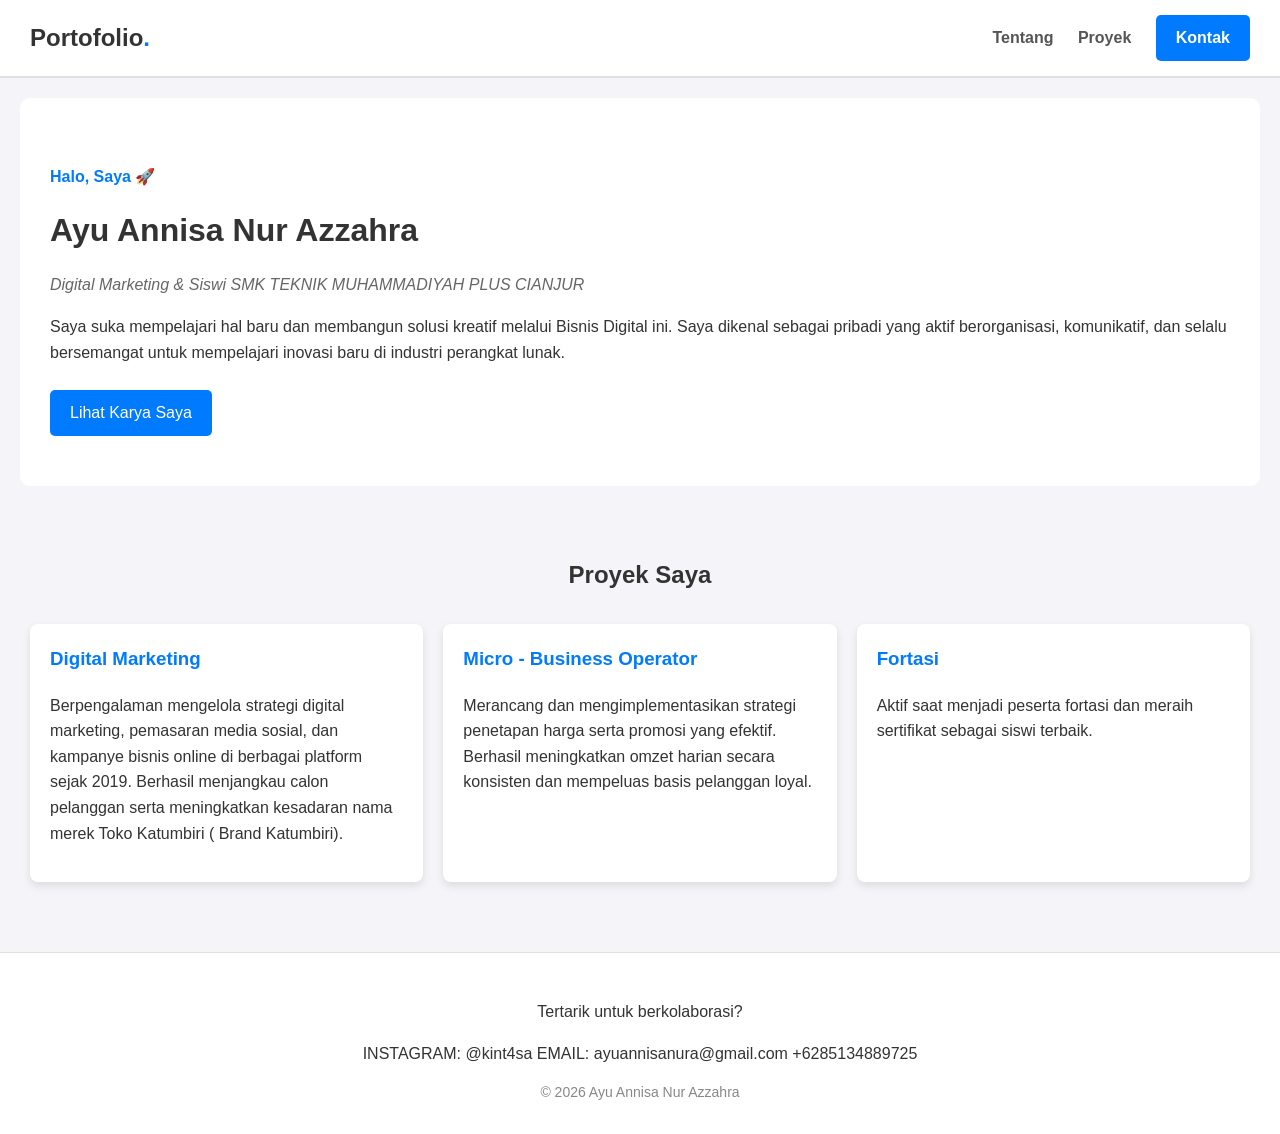
<file: index.html>
<!DOCTYPE html>
<html lang="id">
<head>
    <meta charset="UTF-8">
    <meta name="viewport" content="width=device-width, initial-scale=1.0">
    <title>Portofolio Ayu Annisa Nur Azzahra</title>
    <link rel="stylesheet" href="style.css">
</head>
<body>

    <!-- Header / Navbar -->
    <header class="navbar">
        <h1 class="logo">Portofolio<span>.</span></h1>
        <nav>
            <a href="#tentang">Tentang</a>
            <a href="#proyek">Proyek</a>
            <a href="#kontak" class="btn-primary">Kontak</a>
        </nav>
    </header>

    <!-- Hero Section -->
    <section class="hero">
            <p class="tagline">Halo, Saya 🚀</p>
            <h2>Ayu Annisa Nur Azzahra</h2>
            <p class="subtitle">Digital Marketing & Siswi SMK TEKNIK MUHAMMADIYAH PLUS CIANJUR</p>
            <p class="bio">Saya suka mempelajari hal baru dan membangun solusi kreatif melalui Bisnis Digital ini. Saya dikenal sebagai pribadi yang aktif berorganisasi, komunikatif, dan selalu bersemangat untuk mempelajari inovasi baru di industri perangkat lunak.</p>
            <a href="#proyek" class="btn-primary">Lihat Karya Saya</a>
        </div>
    </section>

    <!-- Section Proyek -->
    <section id="proyek" class="projects">
        <h2>Proyek Saya</h2>
        <div class="project-grid">
            
            <div class="card">
                <h3>Digital Marketing</h3>
                <p>Berpengalaman mengelola strategi digital marketing, pemasaran media sosial, dan kampanye bisnis online di berbagai platform sejak 2019. Berhasil menjangkau calon pelanggan serta meningkatkan kesadaran nama merek Toko Katumbiri ( Brand Katumbiri).</p>
                <div class="tech-stack">
                </div>
            </div>

            <div class="card">
                <h3>Micro - Business Operator</h3>
                <p>Merancang dan mengimplementasikan strategi penetapan harga serta promosi yang efektif. Berhasil meningkatkan omzet harian secara konsisten dan mempeluas basis pelanggan loyal.</p>
                <div class="tech-stack">
                </div>
            </div>

            <div class="card">
                <h3>Fortasi</h3>
                <p>Aktif saat menjadi peserta fortasi dan meraih sertifikat sebagai siswi terbaik.</p>
                <div class="tech-stack">
                </div>
            </div>

        </div>
    </section>

    <!-- Footer -->
    <footer id="kontak">
        <p>Tertarik untuk berkolaborasi?</p>
        INSTAGRAM: @kint4sa EMAIL: ayuannisanura@gmail.com +6285134889725</a>
        <div class="copyright">
            © 2026 Ayu Annisa Nur Azzahra
        </div>
    </footer>

</body>
</html>
</file>
<file: style.css>
/* ==========================================
   1. PENGATURAN UMUM / DASAR
   ========================================== */
body {
    font-family: Arial, sans-serif;   /* Jenis huruf yang bersih */
    margin: 0;
    padding: 0;
    background-color: #f4f4f9;        /* Warna latar belakang abu-abu terang */
    color: #333333;                   /* Warna teks gelap agar mudah dibaca */
    line-height: 1.6;                 /* Jarak antar baris kalimat */
}

/* ==========================================
   2. NAVBAR / MENU ATAS
   ========================================== */
.navbar {
    background-color: #ffffff;        /* Warna latar belakang putih */
    padding: 15px 30px;
    display: flex;                    /* Menyusun logo dan menu berdampingan */
    justify-content: space-between;   /* Logo di kiri, menu di kanan */
    align-items: center;
    border-bottom: 2px solid #e0e0e0;
}

.logo {
    font-size: 24px;
    margin: 0;
}

.logo span {
    color: #007bff;                  /* Warna biru untuk titik pada logo */
}

.navbar nav a {
    text-decoration: none;           /* Menghilangkan garis bawah pada link */
    color: #555555;                  /* Warna teks menu */
    margin-left: 20px;
    font-weight: bold;
}

.navbar nav a:hover {
    color: #007bff;                  /* Warna berubah jadi biru saat disorot mouse */
}

/* ==========================================
   3. TOMBOL UTAMA
   ========================================== */
.btn-primary {
    background-color: #007bff;        /* Warna tombol biru */
    color: white !important;
    padding: 10px 20px;
    border-radius: 5px;              /* Lengkungan di sudut tombol */
    text-decoration: none;
    display: inline-block;
}

.btn-primary:hover {
    background-color: #0056b3;        /* Warna tombol jadi lebih gelap saat disorot */
}

/* ==========================================
   4. SECTION UTAMA (HERO)
   ========================================== */
.hero {
    background-color: #ffffff;
    padding: 50px 30px;
    margin: 20px;
    border-radius: 10px;             /* Membuat kotak berujung tumpul */
}

.hero h2 {
    font-size: 32px;
    margin-top: 10px;
    margin-bottom: 10px;
}

.tagline {
    color: #007bff;
    font-weight: bold;
}

.subtitle {
    color: #666666;
    font-style: italic;
}

.bio {
    margin-top: 15px;
    margin-bottom: 25px;
}

/* ==========================================
   5. SECTION PROYEK (KARTU)
   ========================================== */
.projects {
    padding: 30px;
}

.projects h2 {
    text-align: center;
    margin-bottom: 30px;
}

/* Mengatur tata letak kartu agar berjejer */
.project-grid {
    display: flex;
    gap: 20px;                       /* Jarak antar kartu */
    flex-wrap: wrap;                 /* Otomatis turun ke bawah jika layar sempit */
}

.card {
    background-color: #ffffff;
    padding: 20px;
    border-radius: 8px;
    flex: 1;                         /* Membuat ukuran kartu seimbang */
    min-width: 250px;                /* Batas lebar minimal kartu */
    box-shadow: 0 4px 8px rgba(0,0,0,0.1); /* Bayangan halus di bawah kartu */
}

.card h3 {
    color: #007bff;
    margin-top: 0;
}

/* ==========================================
   6. FOOTER / BAGIAN BAWAH
   ========================================== */
footer {
    background-color: #ffffff;
    text-align: center;
    padding: 30px;
    margin-top: 40px;
    border-top: 1px solid #e0e0e0;
}

.email-link {
    color: #007bff;
    font-size: 18px;
    font-weight: bold;
    text-decoration: none;
}

.copyright {
    margin-top: 15px;
    color: #888888;
    font-size: 14px;
}
</file>
